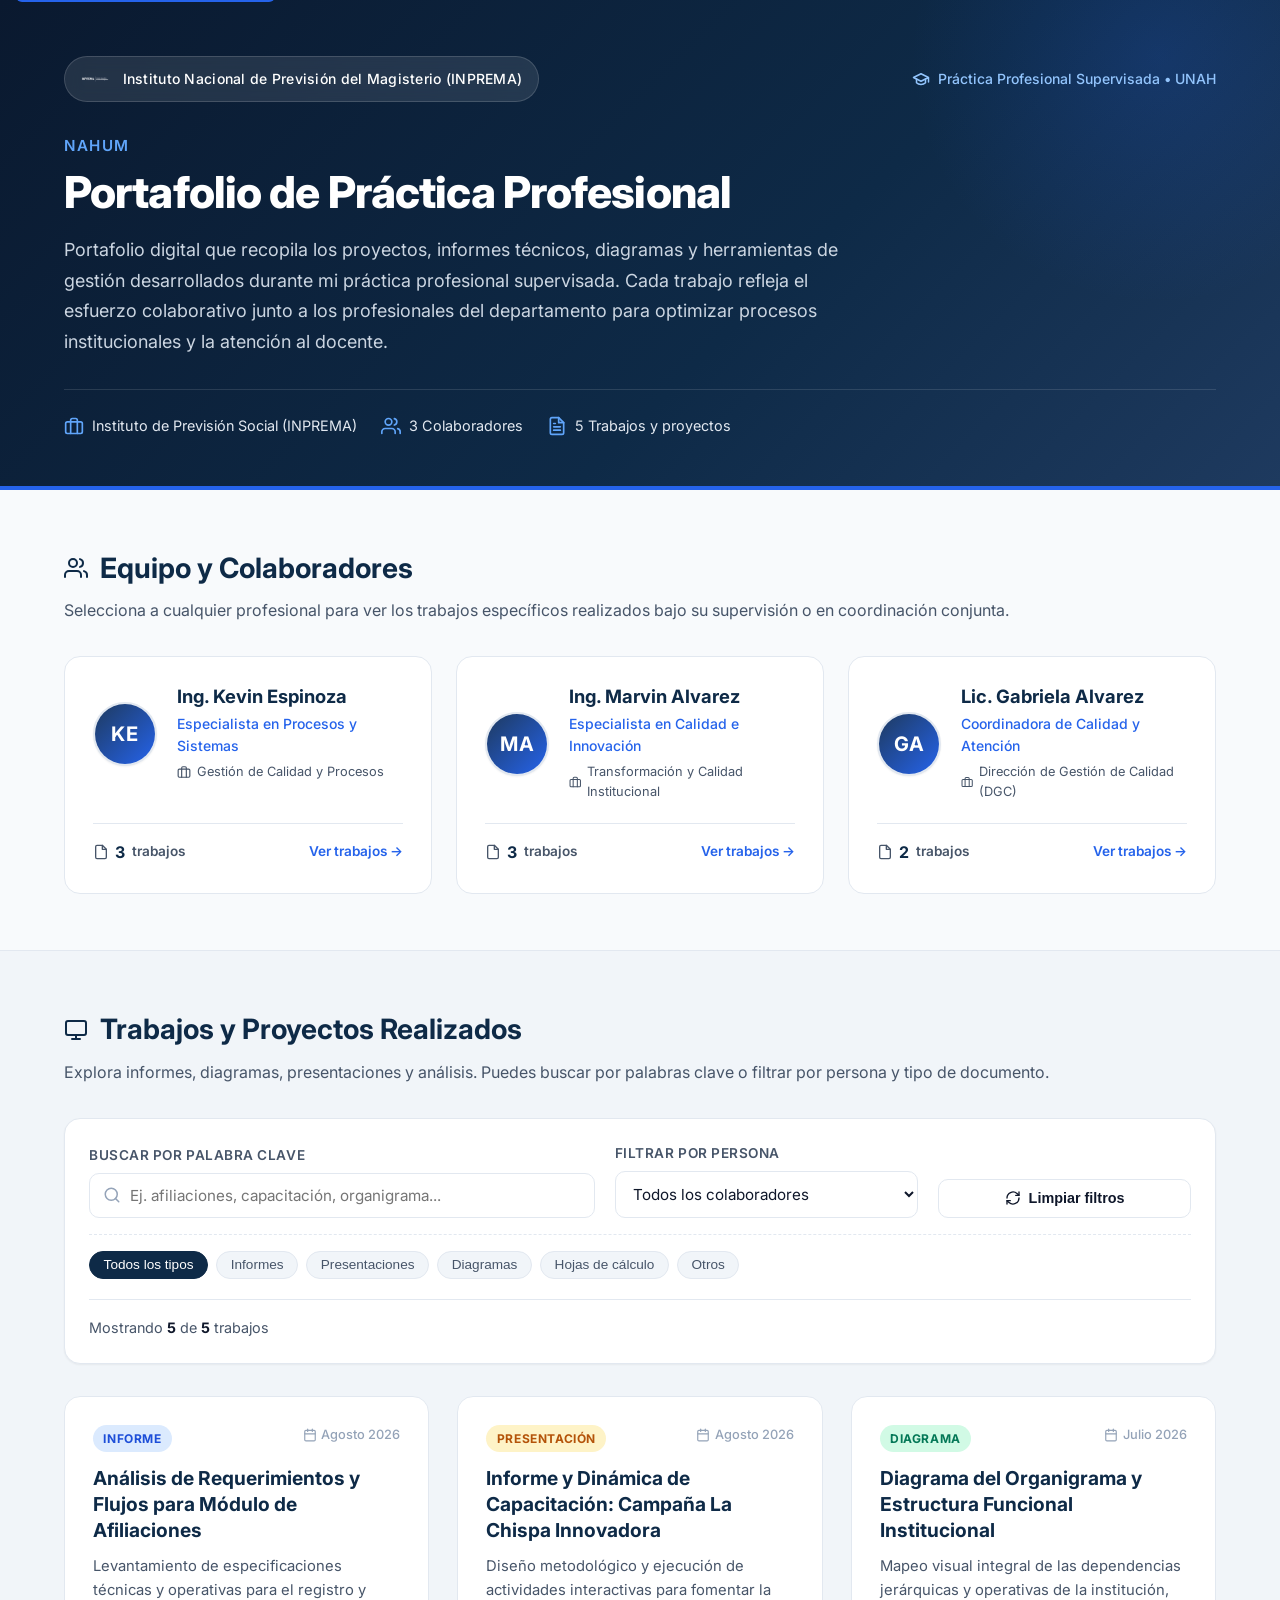
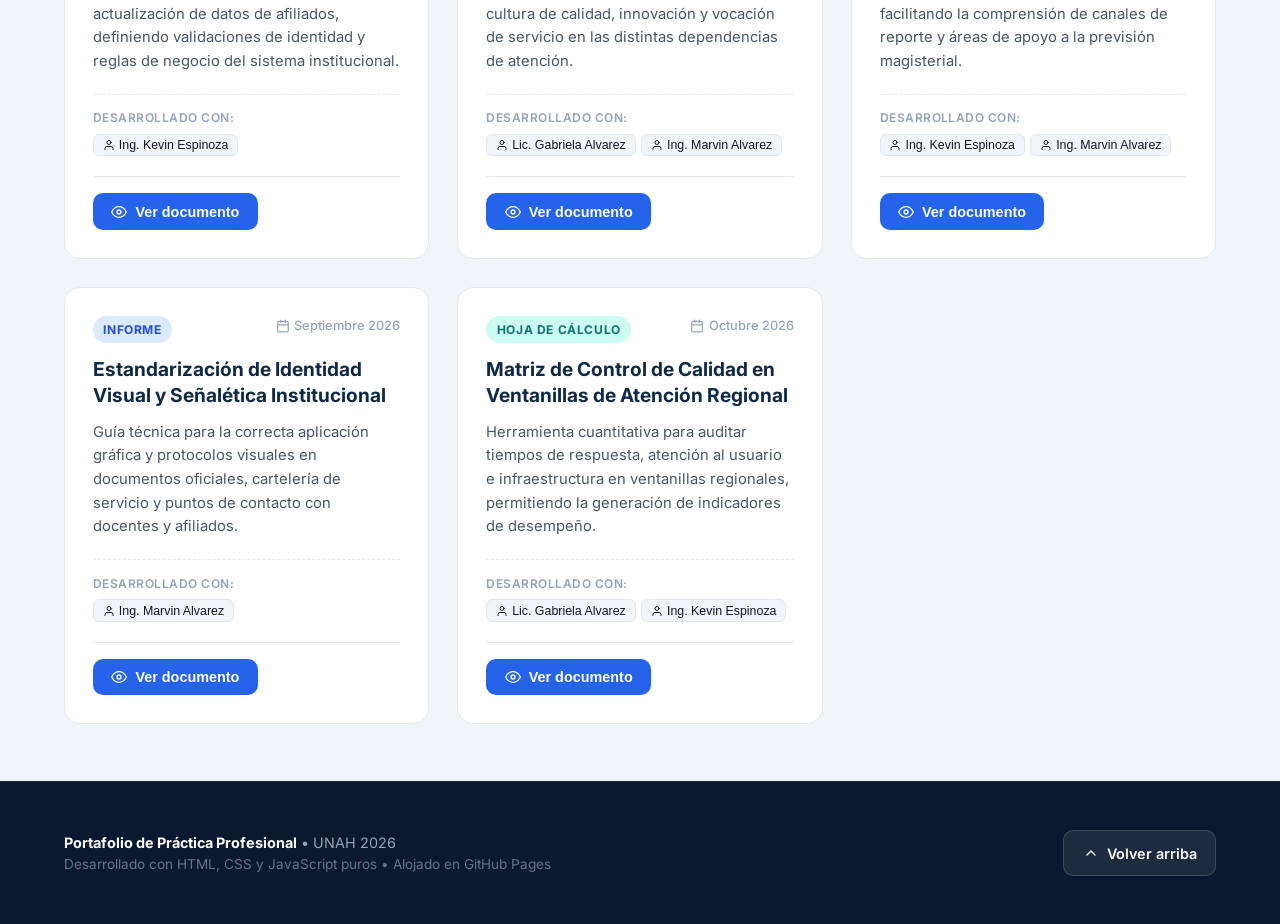
<file: index.html>
<!DOCTYPE html>
<html lang="es">
<head>
  <meta charset="UTF-8">
  <meta name="viewport" content="width=device-width, initial-scale=1.0">
  <meta name="description" content="Portafolio de Práctica Profesional Supervisada en INPREMA - Universidad Nacional Autónoma de Honduras (UNAH)">
  <title>Portafolio de Práctica Profesional | UNAH - INPREMA</title>
  
  <!-- Google Fonts: Inter -->
  <link rel="preconnect" href="https://fonts.googleapis.com">
  <link rel="preconnect" href="https://fonts.gstatic.com" crossorigin>
  <link href="https://fonts.googleapis.com/css2?family=Inter:wght@400;500;600;700;800&display=swap" rel="stylesheet">
  
  <!-- Estilos del portafolio -->
  <link rel="stylesheet" href="css/estilos.css">
  <link rel="icon" type="image/png" href="logo-inprema.png">
</head>
<body>
  <!-- Enlace accesible de salto al contenido -->
  <a href="#seccion-trabajos" class="skip-link">Saltar al contenido de trabajos</a>

  <!-- ENCABEZADO / HERO -->
  <header class="hero" id="inicio">
    <div class="container hero-content">
      <div class="hero-top">
        <div class="institution-badge">
          <img src="logo-inprema.png" alt="Logotipo INPREMA" class="institution-logo" onerror="this.style.display='none'">
          <span id="header-institucion">INPREMA &bull; Honduras</span>
        </div>
        <div class="student-tag">
          <svg width="18" height="18" viewBox="0 0 24 24" fill="none" stroke="currentColor" stroke-width="2" stroke-linecap="round" stroke-linejoin="round" aria-hidden="true"><path d="M22 10v6M2 10l10-5 10 5-10 5z"/><path d="M6 12v5c3 3 9 3 12 0v-5"/></svg>
          <span id="header-carrera">Práctica Profesional Supervisada &bull; UNAH</span>
        </div>
      </div>

      <div class="hero-title-group">
        <p class="hero-eyebrow" id="header-estudiante">Nahum</p>
        <h1 class="hero-title" id="header-titulo">Portafolio de Práctica Profesional</h1>
        <p class="hero-subtitle" id="header-presentacion">
          Recopilación estructurada de los trabajos, análisis técnicos, informes y herramientas desarrollados durante mi práctica profesional en el Instituto Nacional de Previsión del Magisterio (INPREMA), organizados según el equipo y profesionales con quienes colaboré.
        </p>
      </div>

      <div class="hero-meta-grid">
        <div class="hero-meta-item">
          <svg width="20" height="20" viewBox="0 0 24 24" fill="none" stroke="currentColor" stroke-width="2" stroke-linecap="round" stroke-linejoin="round" aria-hidden="true"><rect x="2" y="7" width="20" height="14" rx="2" ry="2"/><path d="M16 21V5a2 2 0 0 0-2-2h-4a2 2 0 0 0-2 2v16"/></svg>
          <span id="meta-institucion">Instituto de Previsión Social (INPREMA)</span>
        </div>
        <div class="hero-meta-item">
          <svg width="20" height="20" viewBox="0 0 24 24" fill="none" stroke="currentColor" stroke-width="2" stroke-linecap="round" stroke-linejoin="round" aria-hidden="true"><path d="M17 21v-2a4 4 0 0 0-4-4H5a4 4 0 0 0-4 4v2"/><circle cx="9" cy="7" r="4"/><path d="M23 21v-2a4 4 0 0 0-3-3.87"/><path d="M16 3.13a4 4 0 0 1 0 7.75"/></svg>
          <span id="meta-colaboradores-count">3 Colaboradores directos</span>
        </div>
        <div class="hero-meta-item">
          <svg width="20" height="20" viewBox="0 0 24 24" fill="none" stroke="currentColor" stroke-width="2" stroke-linecap="round" stroke-linejoin="round" aria-hidden="true"><path d="M14 2H6a2 2 0 0 0-2 2v16a2 2 0 0 0 2 2h12a2 2 0 0 0 2-2V8z"/><polyline points="14 2 14 8 20 8"/><line x1="16" y1="13" x2="8" y2="13"/><line x1="16" y1="17" x2="8" y2="17"/><polyline points="10 9 9 9 8 9"/></svg>
          <span id="meta-trabajos-count">5 Entregables desarrollados</span>
        </div>
      </div>
    </div>
  </header>

  <main id="contenido-principal">
    <!-- SECCIÓN 1: PERSONAS / COLABORADORES -->
    <section class="section" id="seccion-personas" aria-labelledby="titulo-personas">
      <div class="container">
        <div class="section-header">
          <h2 class="section-title" id="titulo-personas">
            <svg width="24" height="24" viewBox="0 0 24 24" fill="none" stroke="currentColor" stroke-width="2" stroke-linecap="round" stroke-linejoin="round" aria-hidden="true"><path d="M17 21v-2a4 4 0 0 0-4-4H5a4 4 0 0 0-4 4v2"/><circle cx="9" cy="7" r="4"/><path d="M23 21v-2a4 4 0 0 0-3-3.87"/><path d="M16 3.13a4 4 0 0 1 0 7.75"/></svg>
            Equipo y Colaboradores
          </h2>
          <p class="section-description">
            Selecciona a cualquier profesional para ver los trabajos específicos realizados bajo su supervisión o en coordinación conjunta.
          </p>
        </div>

        <!-- Cuadrícula dinámica de personas -->
        <div class="personas-grid" id="contenedor-personas" role="region" aria-label="Lista de colaboradores">
          <!-- Renderizado dinámico vía JavaScript -->
        </div>
      </div>
    </section>

    <!-- SECCIÓN 2: TRABAJOS Y ENTREGABLES -->
    <section class="section" id="seccion-trabajos" aria-labelledby="titulo-trabajos" style="background-color: var(--color-surface-subtle); border-top: 1px solid var(--color-border); border-bottom: 1px solid var(--color-border);">
      <div class="container">
        <div class="section-header">
          <h2 class="section-title" id="titulo-trabajos">
            <svg width="24" height="24" viewBox="0 0 24 24" fill="none" stroke="currentColor" stroke-width="2" stroke-linecap="round" stroke-linejoin="round" aria-hidden="true"><rect x="2" y="3" width="20" height="14" rx="2" ry="2"/><line x1="8" y1="21" x2="16" y2="21"/><line x1="12" y1="17" x2="12" y2="21"/></svg>
            Trabajos y Proyectos Realizados
          </h2>
          <p class="section-description">
            Explora informes, diagramas, presentaciones y análisis. Puedes buscar por palabras clave o filtrar por persona y tipo de documento.
          </p>
        </div>

        <!-- Banner de persona activa (visible cuando se filtra por alguien) -->
        <div class="active-person-banner" id="banner-persona-activa" style="display: none;">
          <div class="active-person-text">
            <svg width="18" height="18" viewBox="0 0 24 24" fill="none" stroke="currentColor" stroke-width="2" stroke-linecap="round" stroke-linejoin="round"><circle cx="12" cy="12" r="10"/><polyline points="12 6 12 12 14 14"/></svg>
            <span>Filtrando por colaborador: <strong id="nombre-persona-filtrada">...</strong></span>
          </div>
          <button type="button" class="btn-clear-person" id="btn-quitar-filtro-persona">
            Mostrar todos los colaboradores &times;
          </button>
        </div>

        <!-- PANEL DE CONTROL / BÚSQUEDA Y FILTROS -->
        <div class="controls-card">
          <div class="controls-grid">
            <!-- Buscador por texto -->
            <div class="control-group">
              <label for="input-busqueda" class="control-label">Buscar por palabra clave</label>
              <div class="input-with-icon">
                <svg class="input-icon" width="18" height="18" viewBox="0 0 24 24" fill="none" stroke="currentColor" stroke-width="2" stroke-linecap="round" stroke-linejoin="round" aria-hidden="true"><circle cx="11" cy="11" r="8"/><line x1="21" y1="21" x2="16.65" y2="16.65"/></svg>
                <input type="text" id="input-busqueda" class="form-input" placeholder="Ej. afiliaciones, capacitación, organigrama..." autocomplete="off">
              </div>
            </div>

            <!-- Selector de persona -->
            <div class="control-group">
              <label for="select-persona" class="control-label">Filtrar por persona</label>
              <select id="select-persona" class="form-select">
                <option value="todos">Todos los colaboradores</option>
                <!-- Opciones dinámicas -->
              </select>
            </div>

            <!-- Botón limpiar -->
            <div class="control-group" style="align-items: flex-end;">
              <button type="button" class="btn-secondary" id="btn-limpiar-todo" style="width: 100%; justify-content: center;">
                <svg width="16" height="16" viewBox="0 0 24 24" fill="none" stroke="currentColor" stroke-width="2" stroke-linecap="round" stroke-linejoin="round"><path d="M3 12a9 9 0 0 1 15-6.7L21 8"/><path d="M21 3v5h-5"/><path d="M21 12a9 9 0 0 1-15 6.7L3 16"/><path d="M3 21v-5h5"/></svg>
                Limpiar filtros
              </button>
            </div>
          </div>

          <!-- Filtro rápido por tipo de documento (chips) -->
          <div class="type-chips" id="contenedor-chips-tipo" role="group" aria-label="Filtrar por tipo de documento">
            <button type="button" class="chip active" data-tipo="todos">Todos los tipos</button>
            <button type="button" class="chip" data-tipo="Informe">Informes</button>
            <button type="button" class="chip" data-tipo="Presentación">Presentaciones</button>
            <button type="button" class="chip" data-tipo="Diagrama">Diagramas</button>
            <button type="button" class="chip" data-tipo="Hoja de cálculo">Hojas de cálculo</button>
            <button type="button" class="chip" data-tipo="Otro">Otros</button>
          </div>

          <!-- Barra de estado -->
          <div class="filter-status-bar">
            <div class="results-count" id="contador-resultados" aria-live="polite">
              Mostrando <strong>5</strong> trabajos
            </div>
          </div>
        </div>

        <!-- Cuadrícula dinámica de trabajos -->
        <div class="trabajos-grid" id="contenedor-trabajos" role="region" aria-label="Resultados de trabajos">
          <!-- Renderizado dinámico vía JavaScript -->
        </div>
      </div>
    </section>
  </main>

  <!-- MODAL VISOR DE DOCUMENTOS -->
  <div class="modal-overlay" id="modal-visor" role="dialog" aria-modal="true" aria-labelledby="modal-doc-titulo" aria-hidden="true">
    <div class="modal-dialog">
      <!-- Encabezado del modal -->
      <div class="modal-header">
        <div class="modal-title-group">
          <div class="modal-badge-container">
            <span class="badge-tipo" id="modal-doc-tipo">Informe</span>
            <span class="trabajo-fecha" id="modal-doc-fecha">2026-08</span>
          </div>
          <h3 class="modal-title" id="modal-doc-titulo">Título del Documento</h3>
        </div>
        <button type="button" class="modal-close-btn" id="btn-cerrar-modal" aria-label="Cerrar visor de documento">
          <svg width="22" height="22" viewBox="0 0 24 24" fill="none" stroke="currentColor" stroke-width="2" stroke-linecap="round" stroke-linejoin="round" aria-hidden="true"><line x1="18" y1="6" x2="6" y2="18"/><line x1="6" y1="6" x2="18" y2="18"/></svg>
        </button>
      </div>

      <!-- Contenido / vista previa del documento -->
      <div class="modal-body" id="modal-contenido-vista">
        <!-- Iframe, Imagen o ficha técnica se inyecta dinámicamente -->
      </div>

      <!-- Pie del modal con acciones -->
      <div class="modal-footer">
        <div class="modal-footer-info" id="modal-doc-colaboradores">
          <!-- Colaboradores asociados -->
        </div>
        <div class="modal-footer-actions">
          <a href="#" class="btn-primary" id="btn-descargar-archivo" download target="_blank" rel="noopener noreferrer">
            <svg width="18" height="18" viewBox="0 0 24 24" fill="none" stroke="currentColor" stroke-width="2" stroke-linecap="round" stroke-linejoin="round" aria-hidden="true"><path d="M21 15v4a2 2 0 0 1-2 2H5a2 2 0 0 1-2-2v-4"/><polyline points="7 10 12 15 17 10"/><line x1="12" y1="15" x2="12" y2="3"/></svg>
            Descargar archivo original
          </a>
          <button type="button" class="btn-secondary" id="btn-cerrar-modal-secundario">
            Cerrar
          </button>
        </div>
      </div>
    </div>
  </div>

  <!-- PIE DE PÁGINA -->
  <footer class="footer">
    <div class="container footer-content">
      <div class="footer-copy">
        <p><strong>Portafolio de Práctica Profesional</strong> &bull; UNAH 2026</p>
        <p class="footer-note">Desarrollado con HTML, CSS y JavaScript puros &bull; Alojado en GitHub Pages</p>
      </div>
      <div>
        <a href="#inicio" class="btn-secondary" style="background: rgba(255,255,255,0.08); color: white; border-color: rgba(255,255,255,0.15);">
          <svg width="16" height="16" viewBox="0 0 24 24" fill="none" stroke="currentColor" stroke-width="2" stroke-linecap="round" stroke-linejoin="round"><polyline points="18 15 12 9 6 15"/></svg>
          Volver arriba
        </a>
      </div>
    </div>
  </footer>

  <!-- Lógica JavaScript -->
  <script src="js/app.js"></script>
</body>
</html>
</file>
<file: css/estilos.css>
/* ==========================================================================
   PORTAFOLIO DE PRÁCTICA PROFESIONAL - ESTILOS PRINCIPALES
   Paleta: Azul oscuro institucional, Gris claro neutro, Acentos azul zafiro
   ========================================================================== */

:root {
  --color-primary-dark: #0a192f;
  --color-primary: #0e2a47;
  --color-primary-light: #1e3a5f;
  --color-accent: #2563eb;
  --color-accent-hover: #1d4ed8;
  --color-accent-light: #eff6ff;
  
  --color-bg: #f8fafc;
  --color-surface: #ffffff;
  --color-surface-subtle: #f1f5f9;
  --color-border: #e2e8f0;
  --color-border-hover: #cbd5e1;

  --color-text-main: #0f172a;
  --color-text-muted: #475569;
  --color-text-light: #94a3b8;
  --color-text-inverse: #ffffff;

  /* Colores para tipos de trabajo */
  --badge-informe: #1d4ed8;
  --badge-informe-bg: #dbeafe;
  --badge-presentacion: #b45309;
  --badge-presentacion-bg: #fef3c7;
  --badge-diagrama: #047857;
  --badge-diagrama-bg: #d1fae5;
  --badge-calculo: #0f766e;
  --badge-calculo-bg: #ccfbf1;
  --badge-otro: #475569;
  --badge-otro-bg: #f1f5f9;

  --radius-sm: 6px;
  --radius-md: 10px;
  --radius-lg: 16px;
  --radius-full: 9999px;

  --shadow-sm: 0 1px 2px 0 rgb(0 0 0 / 0.05);
  --shadow-md: 0 4px 6px -1px rgb(0 0 0 / 0.08), 0 2px 4px -2px rgb(0 0 0 / 0.05);
  --shadow-lg: 0 10px 15px -3px rgb(0 0 0 / 0.1), 0 4px 6px -4px rgb(0 0 0 / 0.07);
  --shadow-xl: 0 20px 25px -5px rgb(0 0 0 / 0.12), 0 8px 10px -6px rgb(0 0 0 / 0.08);

  --font-family: 'Inter', system-ui, -apple-system, BlinkMacSystemFont, 'Segoe UI', Roboto, sans-serif;
  --transition-fast: 150ms cubic-bezier(0.4, 0, 0.2, 1);
  --transition-normal: 250ms cubic-bezier(0.4, 0, 0.2, 1);
}

/* Reset y base */
*, *::before, *::after {
  box-sizing: border-box;
  margin: 0;
  padding: 0;
}

html {
  scroll-behavior: smooth;
  font-size: 16px;
}

body {
  font-family: var(--font-family);
  background-color: var(--color-bg);
  color: var(--color-text-main);
  line-height: 1.6;
  -webkit-font-smoothing: antialiased;
}

/* Accesibilidad y foco */
:focus-visible {
  outline: 3px solid var(--color-accent);
  outline-offset: 2px;
}

.skip-link {
  position: absolute;
  top: -40px;
  left: 1rem;
  background: var(--color-accent);
  color: white;
  padding: 0.5rem 1rem;
  border-radius: var(--radius-sm);
  z-index: 1000;
  transition: top var(--transition-fast);
}
.skip-link:focus {
  top: 1rem;
}

/* Contenedor principal */
.container {
  width: 100%;
  max-width: 1200px;
  margin: 0 auto;
  padding: 0 1.5rem;
}

/* ==========================================================================
   HEADER / HERO
   ========================================================================== */
.hero {
  background: linear-gradient(135deg, var(--color-primary-dark) 0%, var(--color-primary) 60%, var(--color-primary-light) 100%);
  color: var(--color-text-inverse);
  padding: 3.5rem 0 3rem;
  position: relative;
  overflow: hidden;
  border-bottom: 4px solid var(--color-accent);
}

.hero::after {
  content: "";
  position: absolute;
  top: -40%;
  right: -10%;
  width: 500px;
  height: 500px;
  background: radial-gradient(circle, rgba(37, 99, 235, 0.18) 0%, rgba(37, 99, 235, 0) 70%);
  pointer-events: none;
}

.hero-content {
  position: relative;
  z-index: 1;
}

.hero-top {
  display: flex;
  align-items: center;
  justify-content: space-between;
  flex-wrap: wrap;
  gap: 1.5rem;
  margin-bottom: 2rem;
}

.institution-badge {
  display: inline-flex;
  align-items: center;
  gap: 0.85rem;
  background: rgba(255, 255, 255, 0.1);
  backdrop-filter: blur(8px);
  padding: 0.5rem 1rem;
  border-radius: var(--radius-full);
  border: 1px solid rgba(255, 255, 255, 0.15);
  font-size: 0.875rem;
  font-weight: 500;
  letter-spacing: 0.02em;
}

.institution-logo {
  height: 28px;
  width: auto;
  max-width: 120px;
  object-fit: contain;
  filter: brightness(0) invert(1);
}

.student-tag {
  display: inline-flex;
  align-items: center;
  gap: 0.5rem;
  font-size: 0.875rem;
  color: #93c5fd;
  font-weight: 500;
}

.hero-title-group {
  max-width: 860px;
}

.hero-eyebrow {
  color: #60a5fa;
  font-size: 0.95rem;
  font-weight: 600;
  text-transform: uppercase;
  letter-spacing: 0.08em;
  margin-bottom: 0.5rem;
}

.hero-title {
  font-size: clamp(2rem, 4vw, 2.75rem);
  font-weight: 800;
  line-height: 1.2;
  letter-spacing: -0.02em;
  margin-bottom: 1rem;
}

.hero-subtitle {
  font-size: 1.125rem;
  color: #cbd5e1;
  font-weight: 400;
  line-height: 1.7;
  max-width: 800px;
}

.hero-meta-grid {
  display: flex;
  flex-wrap: wrap;
  gap: 1.5rem;
  margin-top: 2rem;
  padding-top: 1.5rem;
  border-top: 1px solid rgba(255, 255, 255, 0.12);
}

.hero-meta-item {
  display: flex;
  align-items: center;
  gap: 0.5rem;
  font-size: 0.9rem;
  color: #e2e8f0;
}

.hero-meta-item svg {
  color: #60a5fa;
  flex-shrink: 0;
}

/* ==========================================================================
   SECCIONES Y TITULOS
   ========================================================================== */
.section {
  padding: 3.5rem 0;
}

.section-header {
  margin-bottom: 2rem;
}

.section-title {
  font-size: 1.75rem;
  font-weight: 700;
  color: var(--color-primary);
  display: flex;
  align-items: center;
  gap: 0.75rem;
  margin-bottom: 0.5rem;
}

.section-description {
  font-size: 1rem;
  color: var(--color-text-muted);
}

/* ==========================================================================
   TARJETAS DE PERSONAS / COLABORADORES
   ========================================================================== */
.personas-grid {
  display: grid;
  grid-template-columns: repeat(auto-fill, minmax(300px, 1fr));
  gap: 1.5rem;
}

.persona-card {
  background: var(--color-surface);
  border: 1px solid var(--color-border);
  border-radius: var(--radius-lg);
  padding: 1.75rem;
  display: flex;
  flex-direction: column;
  transition: transform var(--transition-normal), box-shadow var(--transition-normal), border-color var(--transition-normal);
  cursor: pointer;
  position: relative;
  text-align: left;
  user-select: none;
}

.persona-card:hover {
  transform: translateY(-4px);
  box-shadow: var(--shadow-lg);
  border-color: #93c5fd;
}

.persona-card.active {
  border-color: var(--color-accent);
  box-shadow: 0 0 0 2px var(--color-accent), var(--shadow-md);
  background: linear-gradient(to bottom, #ffffff, #f0f7ff);
}

.persona-card-header {
  display: flex;
  align-items: center;
  gap: 1.25rem;
  margin-bottom: 1.25rem;
}

/* Avatares */
.avatar-container {
  width: 64px;
  height: 64px;
  border-radius: var(--radius-full);
  flex-shrink: 0;
  overflow: hidden;
  box-shadow: var(--shadow-sm);
  display: flex;
  align-items: center;
  justify-content: center;
  border: 2px solid var(--color-border);
  background: var(--color-surface-subtle);
}

.avatar-img {
  width: 100%;
  height: 100%;
  object-fit: cover;
}

.avatar-initials {
  width: 100%;
  height: 100%;
  display: flex;
  align-items: center;
  justify-content: center;
  font-weight: 700;
  font-size: 1.25rem;
  color: white;
  text-transform: uppercase;
  letter-spacing: 0.05em;
  background: linear-gradient(135deg, #1e3a5f 0%, #2563eb 100%);
}

.persona-info {
  flex: 1;
  min-width: 0;
}

.persona-name {
  font-size: 1.15rem;
  font-weight: 700;
  color: var(--color-primary);
  margin-bottom: 0.25rem;
  line-height: 1.3;
}

.persona-role {
  font-size: 0.875rem;
  font-weight: 500;
  color: var(--color-accent);
  margin-bottom: 0.25rem;
}

.persona-area {
  font-size: 0.8rem;
  color: var(--color-text-muted);
  display: flex;
  align-items: center;
  gap: 0.35rem;
}

.persona-footer {
  margin-top: auto;
  padding-top: 1rem;
  border-top: 1px solid var(--color-border);
  display: flex;
  align-items: center;
  justify-content: space-between;
  font-size: 0.85rem;
}

.persona-count {
  display: inline-flex;
  align-items: center;
  gap: 0.4rem;
  color: var(--color-text-muted);
  font-weight: 600;
}

.persona-count strong {
  color: var(--color-primary);
  font-size: 1rem;
}

.persona-action-hint {
  color: var(--color-accent);
  font-weight: 600;
  display: flex;
  align-items: center;
  gap: 0.25rem;
  transition: transform var(--transition-fast);
}

.persona-card:hover .persona-action-hint {
  transform: translateX(4px);
}

/* ==========================================================================
   PANEL DE FILTROS Y BÚSQUEDA
   ========================================================================== */
.controls-card {
  background: var(--color-surface);
  border: 1px solid var(--color-border);
  border-radius: var(--radius-lg);
  padding: 1.5rem;
  box-shadow: var(--shadow-sm);
  margin-bottom: 2rem;
}

.controls-grid {
  display: grid;
  grid-template-columns: 2fr 1.2fr 1fr;
  gap: 1.25rem;
  align-items: end;
}

@media (max-width: 880px) {
  .controls-grid {
    grid-template-columns: 1fr;
  }
}

.control-group {
  display: flex;
  flex-direction: column;
  gap: 0.4rem;
}

.control-label {
  font-size: 0.85rem;
  font-weight: 600;
  color: var(--color-text-muted);
  text-transform: uppercase;
  letter-spacing: 0.04em;
}

.input-with-icon {
  position: relative;
  display: flex;
  align-items: center;
}

.input-icon {
  position: absolute;
  left: 0.85rem;
  color: var(--color-text-light);
  pointer-events: none;
}

.form-input, .form-select {
  width: 100%;
  padding: 0.75rem 0.85rem 0.75rem 2.5rem;
  font-family: inherit;
  font-size: 0.95rem;
  border: 1px solid var(--color-border);
  border-radius: var(--radius-md);
  background: var(--color-surface);
  color: var(--color-text-main);
  transition: border-color var(--transition-fast), box-shadow var(--transition-fast);
}

.form-select {
  padding-left: 0.85rem;
  cursor: pointer;
}

.form-input:focus, .form-select:focus {
  border-color: var(--color-accent);
  box-shadow: 0 0 0 3px rgba(37, 99, 235, 0.15);
  outline: none;
}

/* Filtros por pastillas / chips */
.type-chips {
  display: flex;
  flex-wrap: wrap;
  gap: 0.5rem;
  margin-top: 1rem;
  padding-top: 1rem;
  border-top: 1px dashed var(--color-border);
}

.chip {
  background: var(--color-surface-subtle);
  border: 1px solid var(--color-border);
  border-radius: var(--radius-full);
  padding: 0.35rem 0.85rem;
  font-size: 0.85rem;
  font-weight: 500;
  color: var(--color-text-muted);
  cursor: pointer;
  transition: all var(--transition-fast);
  display: inline-flex;
  align-items: center;
  gap: 0.35rem;
}

.chip:hover {
  background: #e2e8f0;
  color: var(--color-text-main);
}

.chip.active {
  background: var(--color-primary);
  color: white;
  border-color: var(--color-primary);
}

.filter-status-bar {
  display: flex;
  align-items: center;
  justify-content: space-between;
  flex-wrap: wrap;
  gap: 1rem;
  margin-top: 1.25rem;
  padding-top: 1rem;
  border-top: 1px solid var(--color-border);
  font-size: 0.9rem;
}

.results-count {
  color: var(--color-text-muted);
}
.results-count strong {
  color: var(--color-text-main);
}

.btn-reset-filters {
  background: transparent;
  border: none;
  color: var(--color-accent);
  font-size: 0.875rem;
  font-weight: 600;
  cursor: pointer;
  padding: 0.25rem 0.5rem;
  border-radius: var(--radius-sm);
  display: inline-flex;
  align-items: center;
  gap: 0.35rem;
}
.btn-reset-filters:hover {
  background: var(--color-accent-light);
  text-decoration: underline;
}

/* Banner de filtro por persona activa */
.active-person-banner {
  background: #eff6ff;
  border: 1px solid #bfdbfe;
  border-radius: var(--radius-md);
  padding: 0.85rem 1.25rem;
  margin-bottom: 1.5rem;
  display: flex;
  align-items: center;
  justify-content: space-between;
  flex-wrap: wrap;
  gap: 0.75rem;
}

.active-person-text {
  font-size: 0.95rem;
  color: #1e40af;
  display: flex;
  align-items: center;
  gap: 0.5rem;
}

.btn-clear-person {
  background: white;
  border: 1px solid #bfdbfe;
  color: #1e40af;
  font-size: 0.8rem;
  font-weight: 600;
  padding: 0.35rem 0.75rem;
  border-radius: var(--radius-full);
  cursor: pointer;
  transition: all var(--transition-fast);
}
.btn-clear-person:hover {
  background: #dbeafe;
}

/* ==========================================================================
   TARJETAS DE TRABAJOS
   ========================================================================== */
.trabajos-grid {
  display: grid;
  grid-template-columns: repeat(auto-fill, minmax(340px, 1fr));
  gap: 1.75rem;
}

@media (max-width: 480px) {
  .trabajos-grid {
    grid-template-columns: 1fr;
  }
}

.trabajo-card {
  background: var(--color-surface);
  border: 1px solid var(--color-border);
  border-radius: var(--radius-lg);
  padding: 1.75rem;
  display: flex;
  flex-direction: column;
  transition: transform var(--transition-normal), box-shadow var(--transition-normal), border-color var(--transition-normal);
  position: relative;
}

.trabajo-card:hover {
  transform: translateY(-4px);
  box-shadow: var(--shadow-lg);
  border-color: #cbd5e1;
}

.trabajo-header {
  display: flex;
  align-items: flex-start;
  justify-content: space-between;
  gap: 0.75rem;
  margin-bottom: 0.85rem;
}

/* Badges de tipo */
.badge-tipo {
  display: inline-flex;
  align-items: center;
  gap: 0.35rem;
  font-size: 0.75rem;
  font-weight: 700;
  text-transform: uppercase;
  letter-spacing: 0.05em;
  padding: 0.25rem 0.65rem;
  border-radius: var(--radius-full);
}

.badge-tipo.tipo-informe {
  background: var(--badge-informe-bg);
  color: var(--badge-informe);
}
.badge-tipo.tipo-presentacion {
  background: var(--badge-presentacion-bg);
  color: var(--badge-presentacion);
}
.badge-tipo.tipo-diagrama {
  background: var(--badge-diagrama-bg);
  color: var(--badge-diagrama);
}
.badge-tipo.tipo-hoja-de-calculo,
.badge-tipo.tipo-calculo {
  background: var(--badge-calculo-bg);
  color: var(--badge-calculo);
}
.badge-tipo.tipo-otro {
  background: var(--badge-otro-bg);
  color: var(--badge-otro);
}

.trabajo-fecha {
  font-size: 0.8rem;
  color: var(--color-text-light);
  font-weight: 500;
  display: flex;
  align-items: center;
  gap: 0.3rem;
  white-space: nowrap;
}

.trabajo-title {
  font-size: 1.2rem;
  font-weight: 700;
  color: var(--color-primary);
  line-height: 1.35;
  margin-bottom: 0.75rem;
}

.trabajo-resumen {
  font-size: 0.925rem;
  color: var(--color-text-muted);
  line-height: 1.6;
  margin-bottom: 1.25rem;
  flex: 1;
}

.trabajo-colaboradores {
  margin-bottom: 1.25rem;
  padding-top: 0.85rem;
  border-top: 1px dashed var(--color-border);
}

.colaboradores-label {
  font-size: 0.75rem;
  font-weight: 600;
  color: var(--color-text-light);
  text-transform: uppercase;
  letter-spacing: 0.04em;
  margin-bottom: 0.4rem;
}

.colaboradores-tags {
  display: flex;
  flex-wrap: wrap;
  gap: 0.35rem;
}

.colaborador-tag {
  background: var(--color-surface-subtle);
  border: 1px solid var(--color-border);
  color: var(--color-text-main);
  font-size: 0.775rem;
  font-weight: 500;
  padding: 0.2rem 0.55rem;
  border-radius: var(--radius-sm);
  display: inline-flex;
  align-items: center;
  gap: 0.25rem;
  cursor: pointer;
  transition: all var(--transition-fast);
}

.colaborador-tag:hover {
  background: #e2e8f0;
  color: var(--color-accent);
}

.trabajo-footer {
  margin-top: auto;
  padding-top: 1rem;
  border-top: 1px solid var(--color-border);
  display: flex;
  align-items: center;
  justify-content: space-between;
  gap: 1rem;
}

.btn-primary {
  background: var(--color-accent);
  color: white;
  border: none;
  border-radius: var(--radius-md);
  padding: 0.65rem 1.15rem;
  font-size: 0.9rem;
  font-weight: 600;
  cursor: pointer;
  display: inline-flex;
  align-items: center;
  gap: 0.5rem;
  transition: background var(--transition-fast), transform var(--transition-fast), box-shadow var(--transition-fast);
  text-decoration: none;
}

.btn-primary:hover {
  background: var(--color-accent-hover);
  box-shadow: 0 4px 8px rgba(37, 99, 235, 0.25);
  transform: translateY(-1px);
}

.btn-secondary {
  background: var(--color-surface);
  color: var(--color-text-main);
  border: 1px solid var(--color-border);
  border-radius: var(--radius-md);
  padding: 0.65rem 1.15rem;
  font-size: 0.9rem;
  font-weight: 600;
  cursor: pointer;
  display: inline-flex;
  align-items: center;
  gap: 0.5rem;
  transition: all var(--transition-fast);
  text-decoration: none;
}

.btn-secondary:hover {
  background: var(--color-surface-subtle);
  border-color: var(--color-border-hover);
}

/* ==========================================================================
   ESTADO VACÍO (NO RESULTS)
   ========================================================================== */
.empty-state {
  text-align: center;
  padding: 4rem 1.5rem;
  background: var(--color-surface);
  border: 1px dashed var(--color-border);
  border-radius: var(--radius-lg);
  grid-column: 1 / -1;
}

.empty-icon {
  width: 56px;
  height: 56px;
  color: var(--color-text-light);
  margin-bottom: 1rem;
}

.empty-title {
  font-size: 1.25rem;
  font-weight: 700;
  color: var(--color-primary);
  margin-bottom: 0.5rem;
}

.empty-text {
  color: var(--color-text-muted);
  max-width: 440px;
  margin: 0 auto 1.5rem;
}

/* ==========================================================================
   MODAL - VISOR DE DOCUMENTOS
   ========================================================================== */
.modal-overlay {
  position: fixed;
  inset: 0;
  background: rgba(10, 25, 47, 0.75);
  backdrop-filter: blur(5px);
  z-index: 999;
  display: flex;
  align-items: center;
  justify-content: center;
  padding: 1.5rem;
  opacity: 0;
  visibility: hidden;
  transition: opacity var(--transition-normal), visibility var(--transition-normal);
}

.modal-overlay.active {
  opacity: 1;
  visibility: visible;
}

.modal-dialog {
  background: var(--color-surface);
  border-radius: var(--radius-lg);
  box-shadow: var(--shadow-xl);
  width: 100%;
  max-width: 960px;
  height: 90vh;
  max-height: 850px;
  display: flex;
  flex-direction: column;
  overflow: hidden;
  transform: scale(0.95);
  transition: transform var(--transition-normal);
}

.modal-overlay.active .modal-dialog {
  transform: scale(1);
}

.modal-header {
  padding: 1.25rem 1.75rem;
  background: var(--color-surface);
  border-bottom: 1px solid var(--color-border);
  display: flex;
  align-items: center;
  justify-content: space-between;
  gap: 1rem;
}

.modal-title-group {
  min-width: 0;
}

.modal-badge-container {
  display: flex;
  align-items: center;
  gap: 0.5rem;
  margin-bottom: 0.25rem;
}

.modal-title {
  font-size: 1.25rem;
  font-weight: 700;
  color: var(--color-primary);
  line-height: 1.3;
  white-space: nowrap;
  overflow: hidden;
  text-overflow: ellipsis;
}

.modal-close-btn {
  background: transparent;
  border: none;
  color: var(--color-text-muted);
  width: 40px;
  height: 40px;
  border-radius: var(--radius-full);
  display: flex;
  align-items: center;
  justify-content: center;
  cursor: pointer;
  flex-shrink: 0;
  transition: all var(--transition-fast);
}

.modal-close-btn:hover {
  background: var(--color-surface-subtle);
  color: var(--color-text-main);
}

.modal-body {
  flex: 1;
  background: #f1f5f9;
  position: relative;
  overflow: auto;
  display: flex;
  align-items: center;
  justify-content: center;
}

.modal-frame {
  width: 100%;
  height: 100%;
  border: none;
  background: white;
}

.modal-image {
  max-width: 100%;
  max-height: 100%;
  object-fit: contain;
  padding: 1rem;
  box-shadow: var(--shadow-md);
  border-radius: var(--radius-sm);
  background: white;
}

/* Vista previa de archivos no visualizables en iframe */
.file-preview-card {
  text-align: center;
  padding: 3rem 2rem;
  background: white;
  border-radius: var(--radius-lg);
  box-shadow: var(--shadow-md);
  max-width: 500px;
  margin: 1.5rem;
}

.file-preview-icon {
  width: 72px;
  height: 72px;
  color: var(--color-accent);
  margin-bottom: 1rem;
}

.file-preview-name {
  font-size: 1.15rem;
  font-weight: 700;
  color: var(--color-primary);
  margin-bottom: 0.5rem;
  word-break: break-all;
}

.file-preview-notice {
  font-size: 0.9rem;
  color: var(--color-text-muted);
  margin-bottom: 1.5rem;
  line-height: 1.5;
}

.modal-footer {
  padding: 1rem 1.75rem;
  background: var(--color-surface);
  border-top: 1px solid var(--color-border);
  display: flex;
  align-items: center;
  justify-content: space-between;
  gap: 1rem;
}

.modal-footer-info {
  font-size: 0.85rem;
  color: var(--color-text-muted);
}

.modal-footer-actions {
  display: flex;
  align-items: center;
  gap: 0.75rem;
}

/* ==========================================================================
   FOOTER
   ========================================================================== */
.footer {
  background: var(--color-primary-dark);
  color: #94a3b8;
  padding: 3rem 0;
  border-top: 1px solid rgba(255, 255, 255, 0.08);
  font-size: 0.9rem;
}

.footer-content {
  display: flex;
  align-items: center;
  justify-content: space-between;
  flex-wrap: wrap;
  gap: 1.5rem;
}

.footer-copy strong {
  color: white;
}

.footer-note {
  font-size: 0.85rem;
  color: #64748b;
}

/* ==========================================================================
   ANIMACIONES SUAVES
   ========================================================================== */
@keyframes fadeIn {
  from { opacity: 0; transform: translateY(6px); }
  to { opacity: 1; transform: translateY(0); }
}

.fade-in {
  animation: fadeIn var(--transition-normal) forwards;
}
</file>
